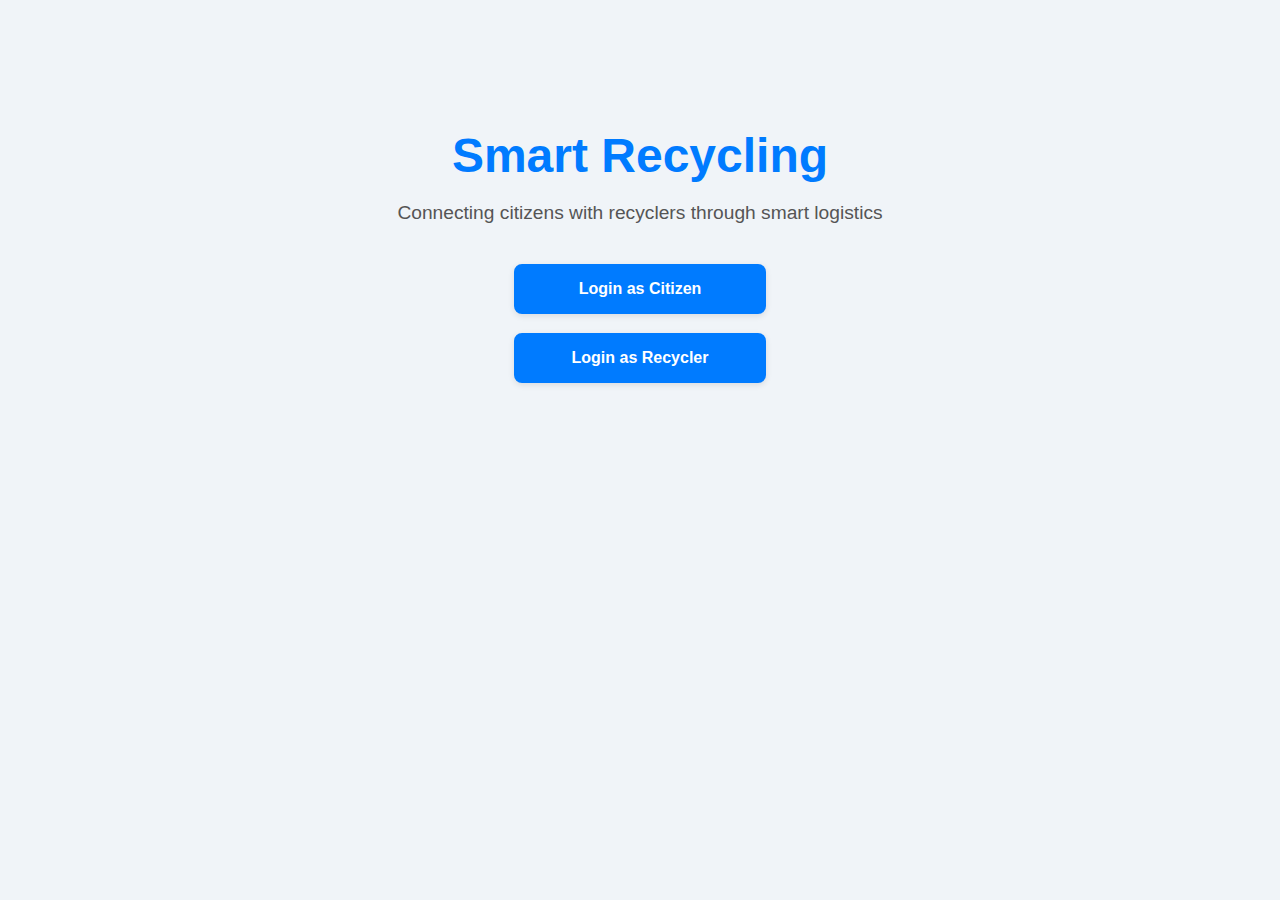
<file: index.html>
<!DOCTYPE html>
<html lang="en">
<head>
  <meta charset="UTF-8" />
  <meta name="viewport" content="width=device-width, initial-scale=1.0"/>
  <title>Smart Recycling</title>
  <link rel="stylesheet" href="style.css" />
</head>
<body>
  <div class="container">
    <h1>Smart Recycling</h1>
    <p class="tagline">Connecting citizens with recyclers through smart logistics</p>

    <div class="login-options">
      <a href="login-citizen.html" class="btn">Login as Citizen</a>
      <a href="login-recycler.html" class="btn">Login as Recycler</a>
    </div>
  </div>
</body>
</html>
</file>
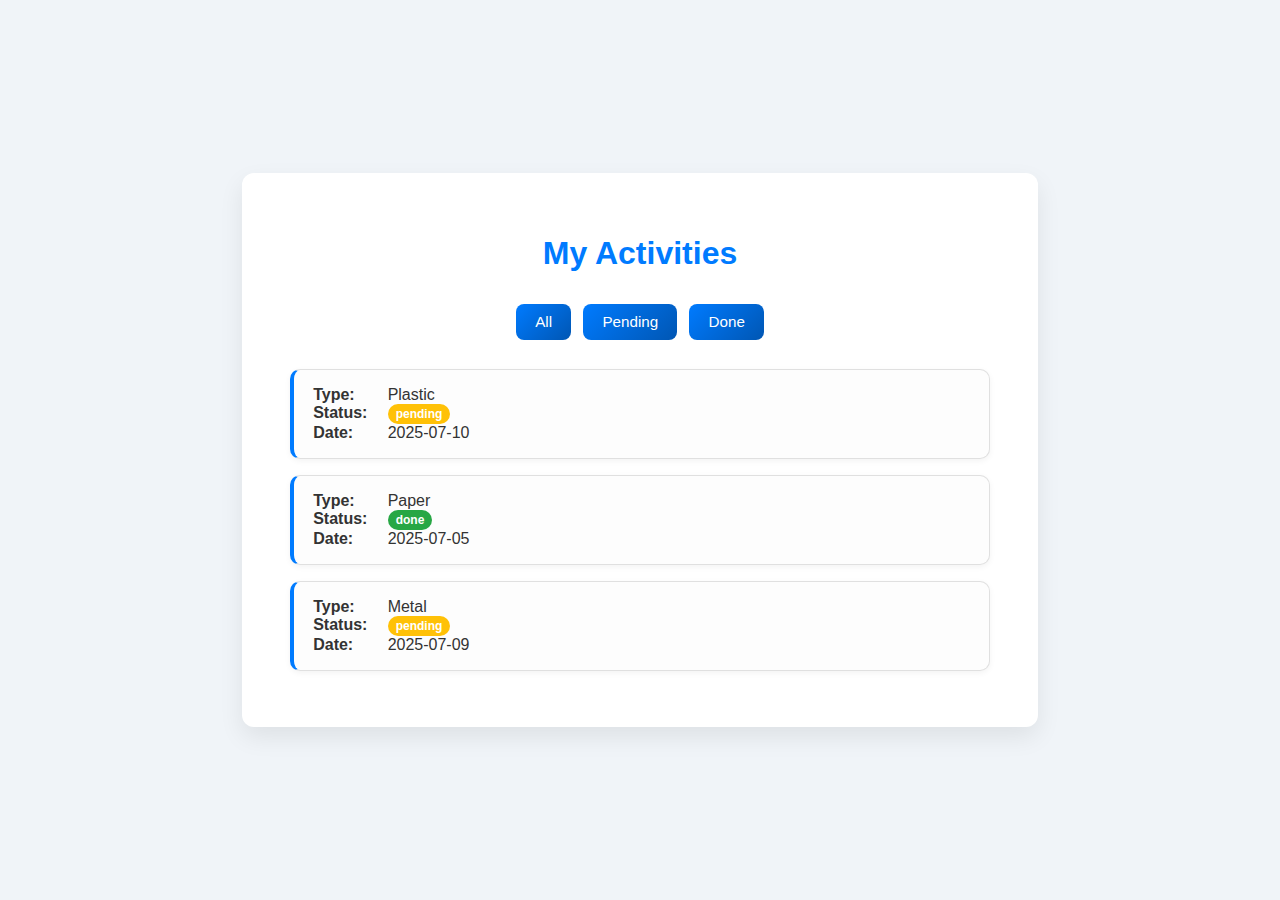
<file: citizen-activity.html>
<!DOCTYPE html>
<html lang="en">
<head>
  <meta charset="UTF-8">
  <title>My Activities</title>
  <link rel="stylesheet" href="citize-activities-style.css">
</head>
<body>
  <div class="activities-container">
    <h1>My Activities</h1>

    <!-- Filter Buttons -->
    <div id="filters">
      <button onclick="filterRequests('all')">All</button>
      <button onclick="filterRequests('pending')">Pending</button>
      <button onclick="filterRequests('done')">Done</button>
    </div>

    <!-- List of Requests -->
    <ul id="requestList">
      <!-- Items will be dynamically added by JavaScript -->
    </ul>
  </div>

  <script>
    // Mock data (replace with fetch call to backend later)
    const allRequests = [
      { type: "Plastic", status: "pending", date: "2025-07-10" },
      { type: "Paper", status: "done", date: "2025-07-05" },
      { type: "Metal", status: "pending", date: "2025-07-09" }
    ];

    function displayRequests(filter) {
      const list = document.getElementById("requestList");
      list.innerHTML = "";

      const filtered = filter === "all"
        ? allRequests
        : allRequests.filter(req => req.status === filter);

      if (filtered.length === 0) {
        list.innerHTML = `<li class="request-item">No ${filter} requests found.</li>`;
        return;
      }

      filtered.forEach(req => {
        const item = document.createElement("li");
        item.className = "request-item";
        item.innerHTML = `
          <strong>Type:</strong> ${req.type}<br>
          <strong>Status:</strong> <span class="badge ${req.status.toLowerCase()}">${req.status}</span><br>
          <strong>Date:</strong> ${req.date}
        `;
        list.appendChild(item);
      });
    }

    function filterRequests(status) {
      displayRequests(status);
    }

    // Default view
    displayRequests("all");
  </script>
</body>
</html>
</file>
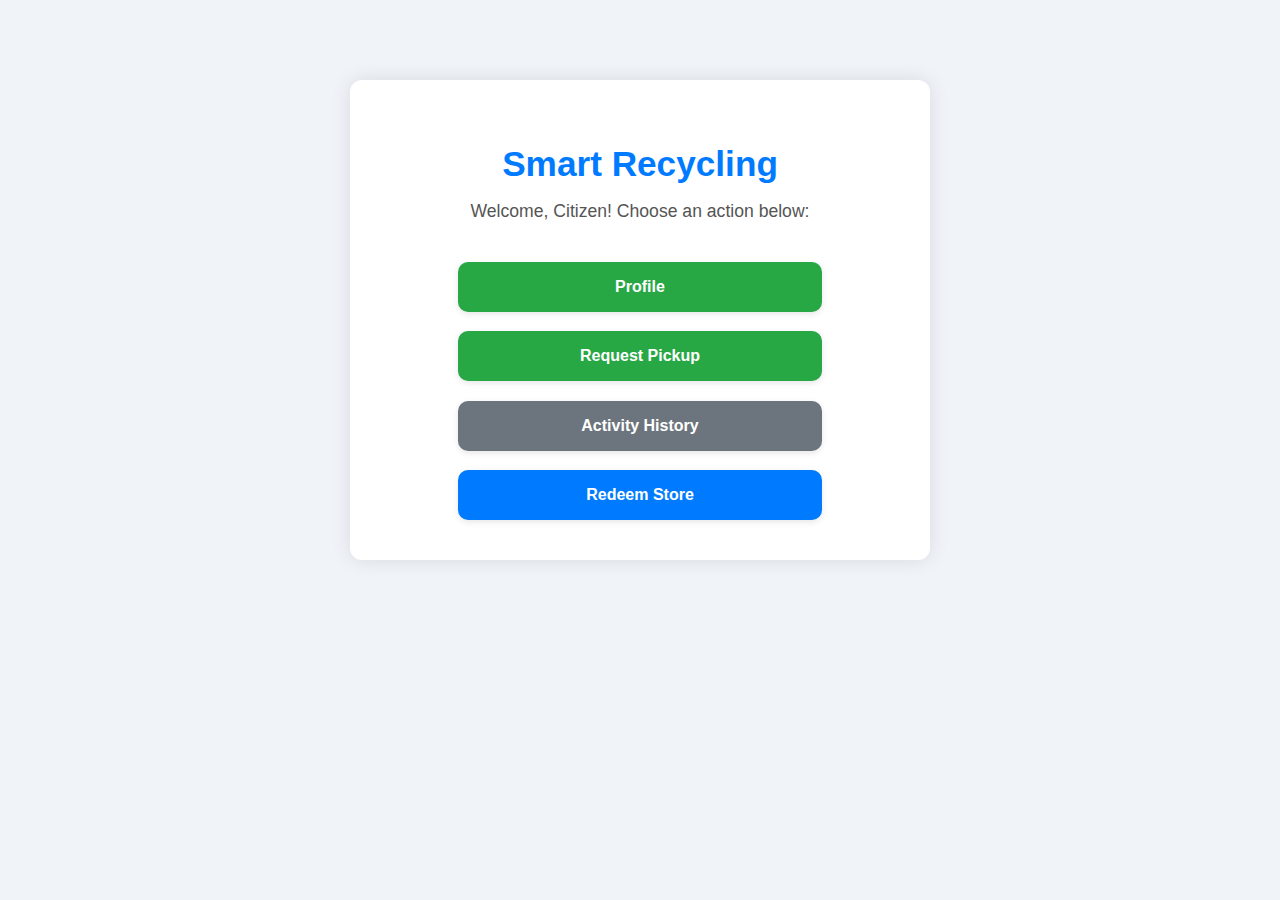
<file: dashboard-citizen.html>
<!DOCTYPE html>
<html lang="en">
<head>
  <meta charset="UTF-8" />
  <title>Citizen Dashboard - Smart Recycling</title>
  <link rel="stylesheet" href="style-dashboard-citizen.css" />
</head>
<body>
  <div class="container">
    <h1>Smart Recycling</h1>
    <p class="tagline">Welcome, Citizen! Choose an action below:</p>

    <div class="button-column">
      <a href="citizen-profile.html" class="btn green-btn">Profile</a>
      <a href="request-pickup.html" class="btn green-btn">Request Pickup</a>
      <a href="citizen-activity.html" class="btn gray-btn">Activity History</a>
      <a href="redeem-store.html" class="btn blue-btn">Redeem Store</a>
    </div>
  </div>
</body>
</html>
</file>
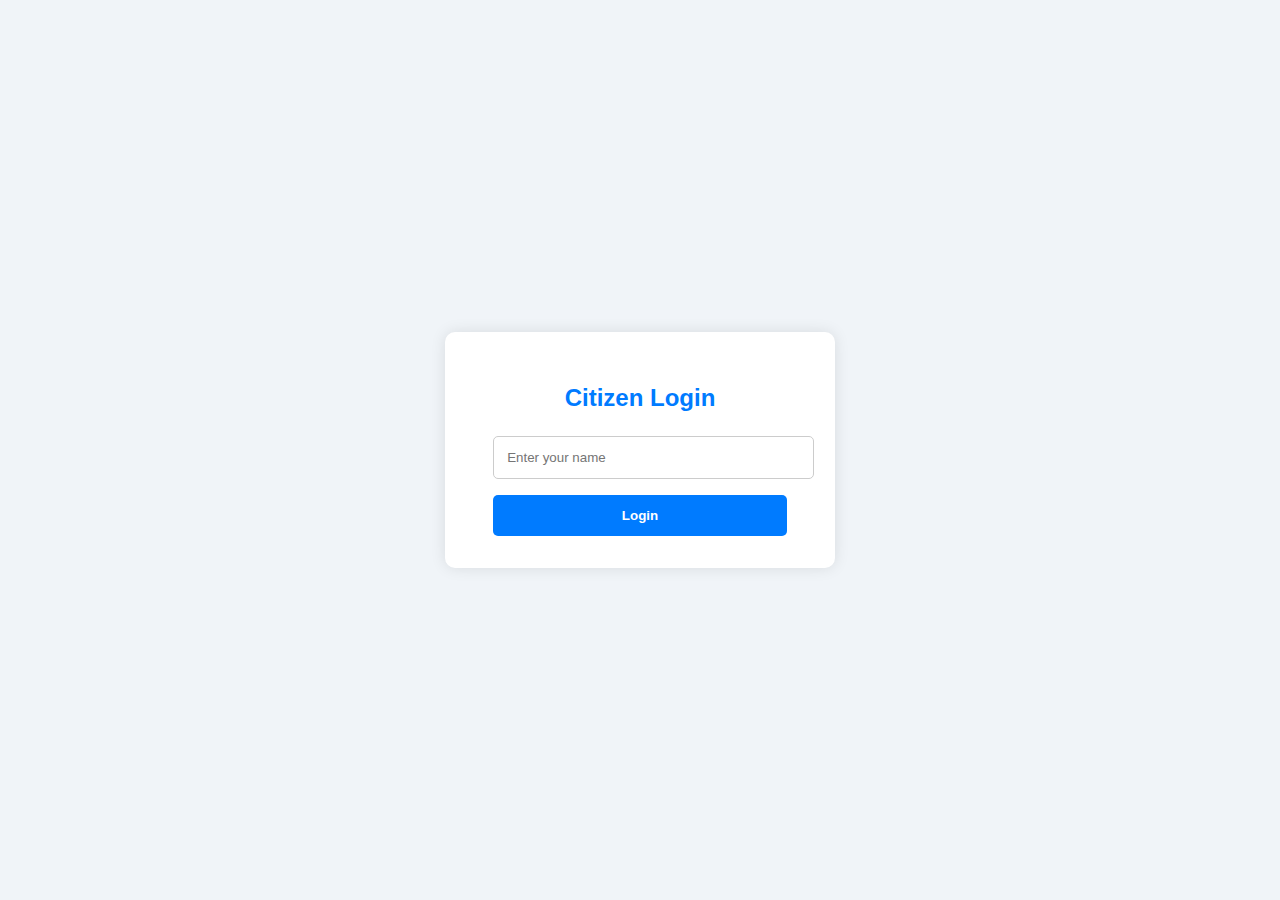
<file: login-citizen.html>
<!DOCTYPE html>
<html lang="en">
<head>
  <meta charset="UTF-8">
  <title>Citizen Login</title>
  <link rel="stylesheet" href="style1.css">
</head>
<body>
  <div class="login-container">
    <h2>Citizen Login</h2>
    <form action="dashboard-citizen.html" class="login-form">
      <input type="text" placeholder="Enter your name" required />
      <button type="submit">Login</button>
    </form>
  </div>
</body>
</html>
</file>
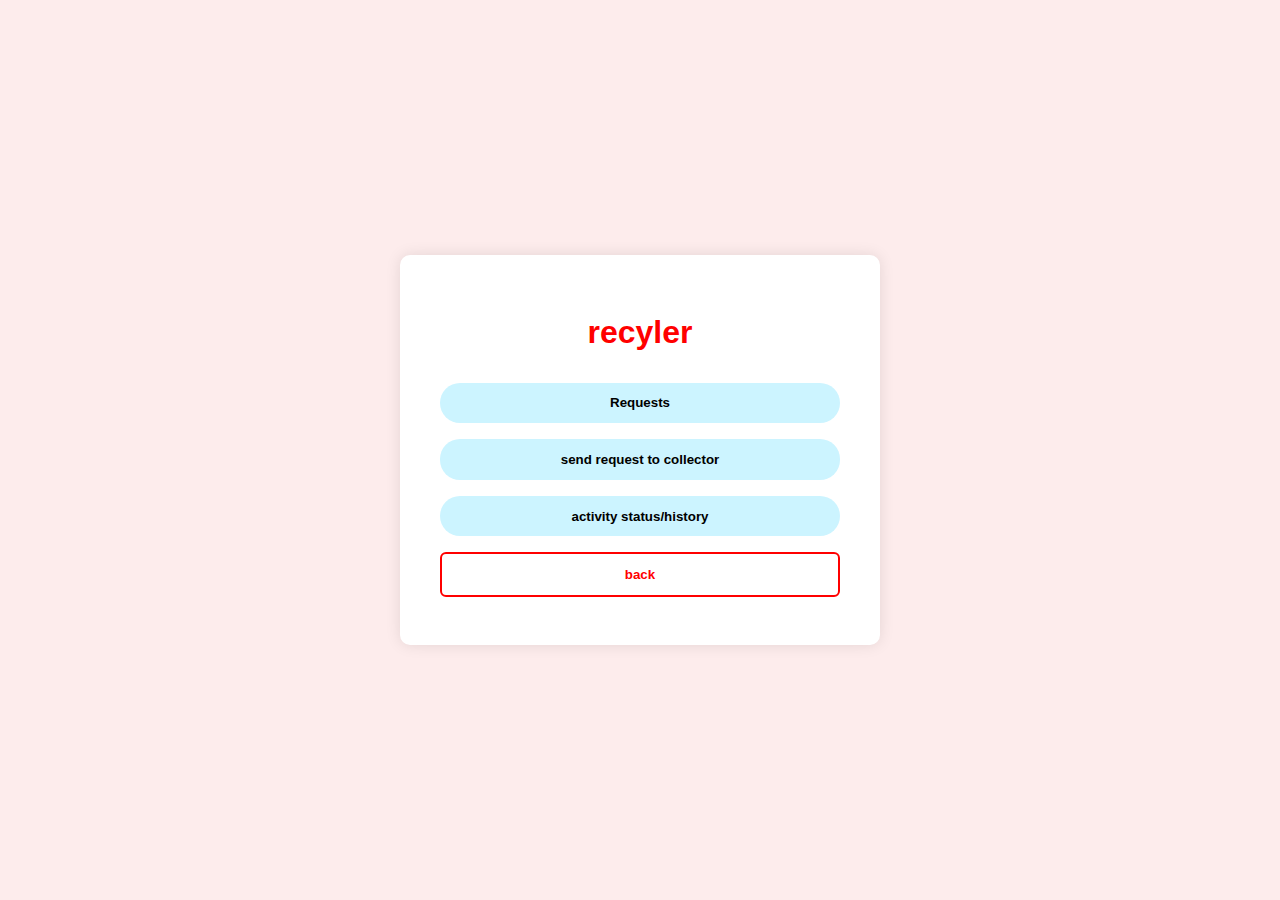
<file: login-recyler.html>
<!DOCTYPE html>
<html lang="en">
<head>
  <meta charset="UTF-8">
  <title>Recycler Home</title>
  <link rel="stylesheet" href="style2.css">
</head>
<body>
  <div class="login-container">
    <h2>Recyler</h2>
    <div class="login-form">
      <button onclick="location.href='recycler-requests.html'">Requests</button>
      <button onclick="location.href='recycler-send.html'">send request to collector</button>
      <button onclick="location.href='recycler-history.html'">activity status/history</button>
      <button class="back-button">back</button>
    </div>
  </div>
</body>
</html>
</file>
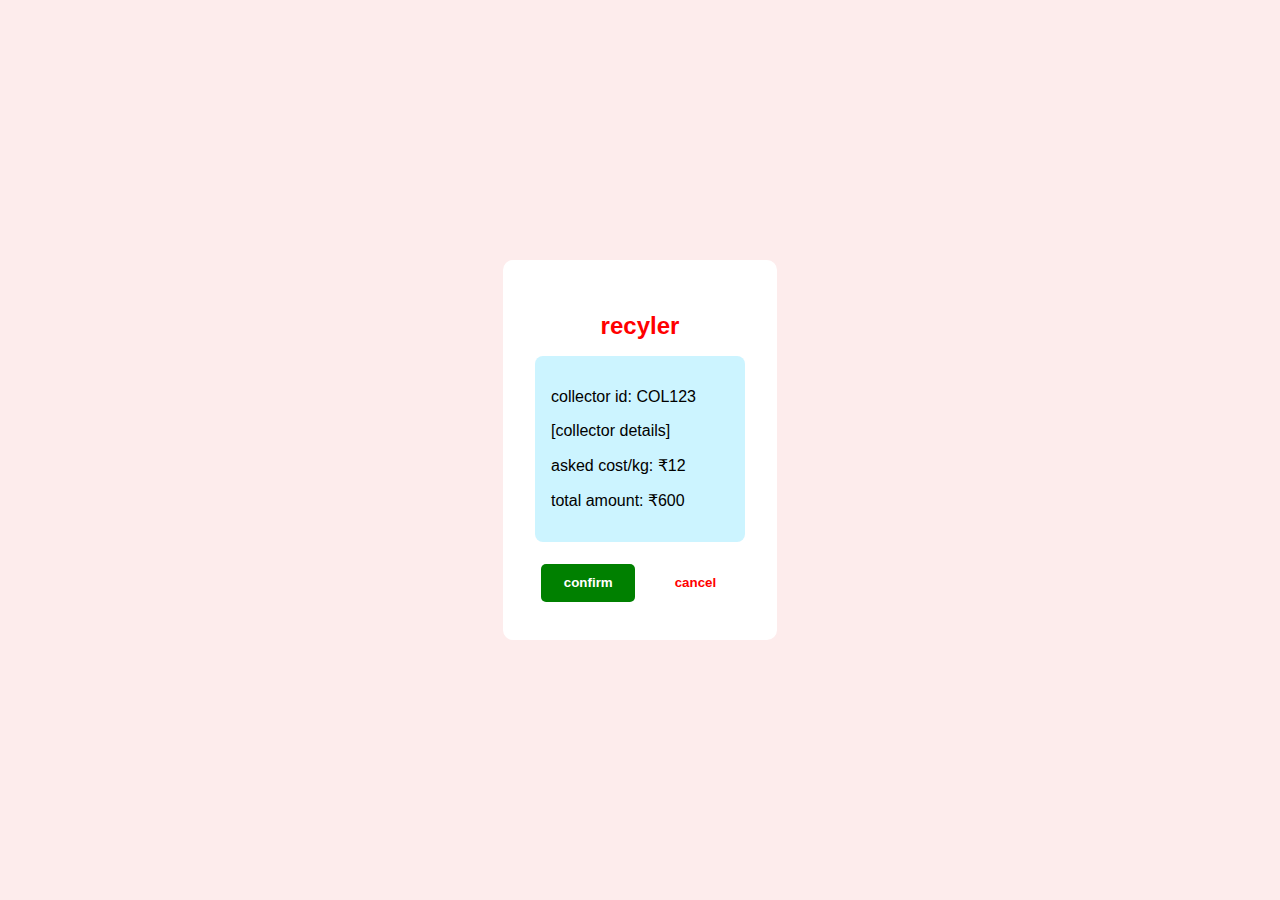
<file: recycler-confirm.html>
<!DOCTYPE html>
<html lang="en">
<head>
  <meta charset="UTF-8">
  <title>Confirm Offer</title>
  <link rel="stylesheet" href="recycler-confirm.css">
</head>
<body>
  <div class="login-container">
    <h2 style="color: red;">recyler</h2>
    <div class="collector-box" style="background: #ccf4ff;">
      <p>collector id: COL123</p>
      <p>[collector details]</p>
      <p>asked cost/kg: ₹12</p>
      <p>total amount: ₹600</p>
    </div>
    <button style="background: green;" onclick="location.href='recycler-Congrats.html'">confirm</button>
    <button style="color: red; background: none;" onclick="location.href='recycler-requests.html'">cancel</button>
  </div>
</body>
</html>
</file>
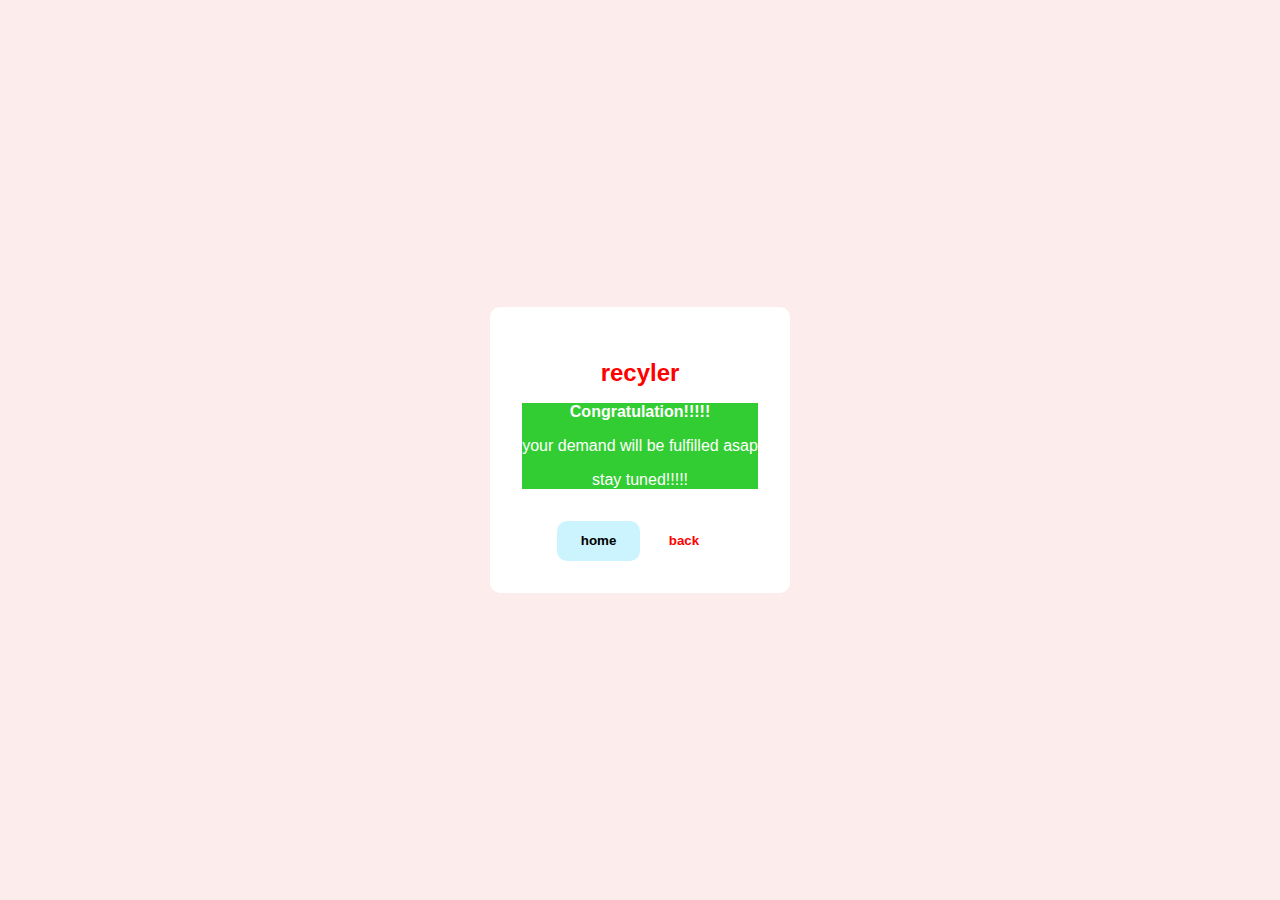
<file: recycler-congrats.html>
<!DOCTYPE html>
<html lang="en">
<head>
  <meta charset="UTF-8">
  <title>Congrats</title>
  <link rel="stylesheet" href="recycler-congrats.css">
</head>
<body>
  <div class="login-container">
    <h2 style="color: red;">recyler</h2>
    <div class="collector-box" style="background: limegreen; color: white;">
      <p><strong>Congratulation!!!!!</strong></p>
      <p>your demand will be fulfilled asap</p>
      <p>stay tuned!!!!!</p>
    </div>
    <button onclick="location.href='login-recyler.html'">home</button>
    <button style="color: red; background: none;"onclick="location.href='recycler-Confirm.html'">back</button>
  </div>
</body>
</html>
</file>
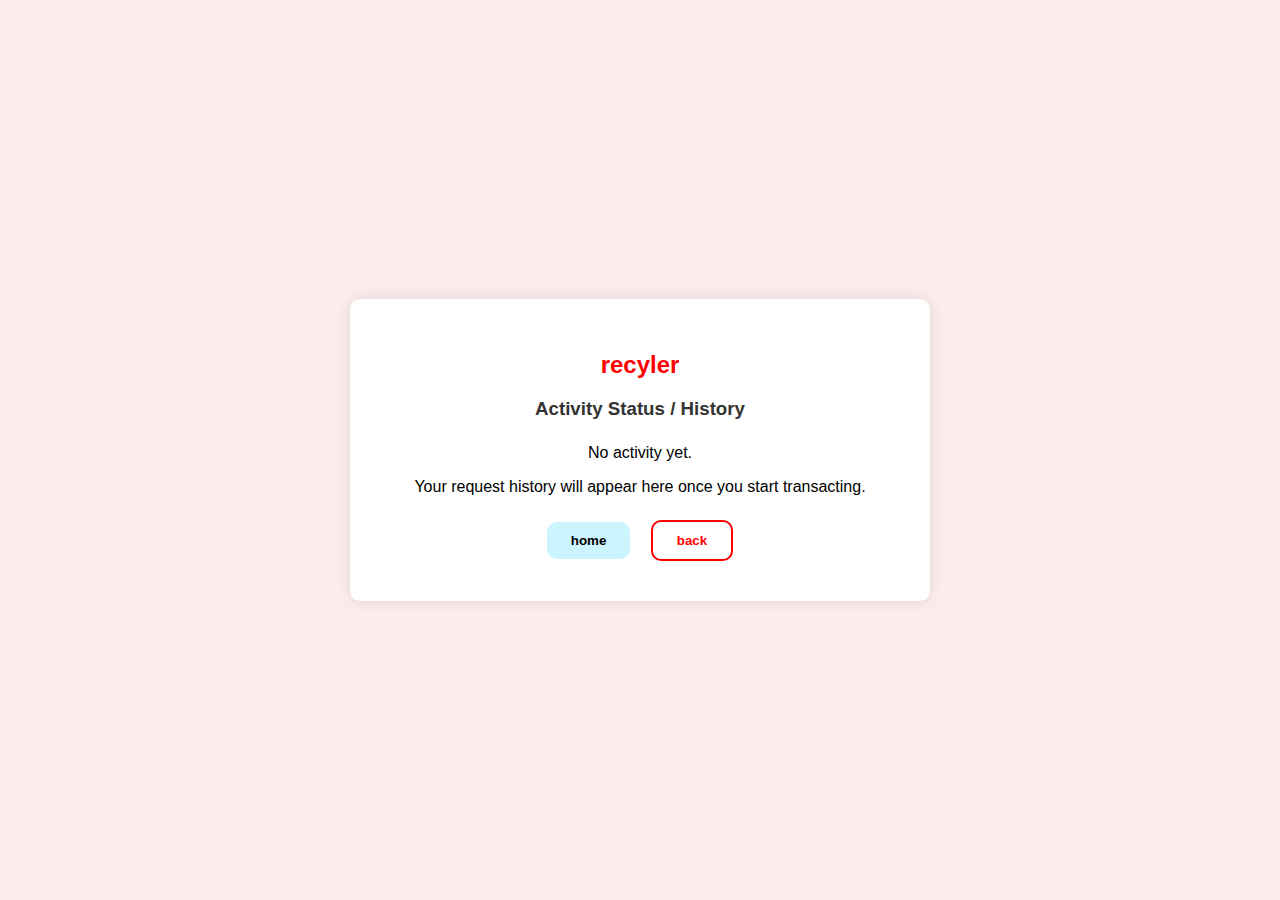
<file: recycler-history.html>
<!DOCTYPE html>
<html lang="en">
<head>
  <meta charset="UTF-8">
  <title>Activity Status / History</title>
  <link rel="stylesheet" href="recycler-history.css">
</head>
<body>
  <div class="login-container">
    <h2>recyler</h2>
    <h3>Activity Status / History</h3>

    <!-- If history is empty -->
    <div class="empty-box">
      <p>No activity yet.</p>
      <p>Your request history will appear here once you start transacting.</p>
    </div>

    <button onclick="window.location.href='login-recyler.html'">home</button>
    <button class="back-button" onclick="window.history.back()">back</button>
  </div>
</body>
</html>
</file>
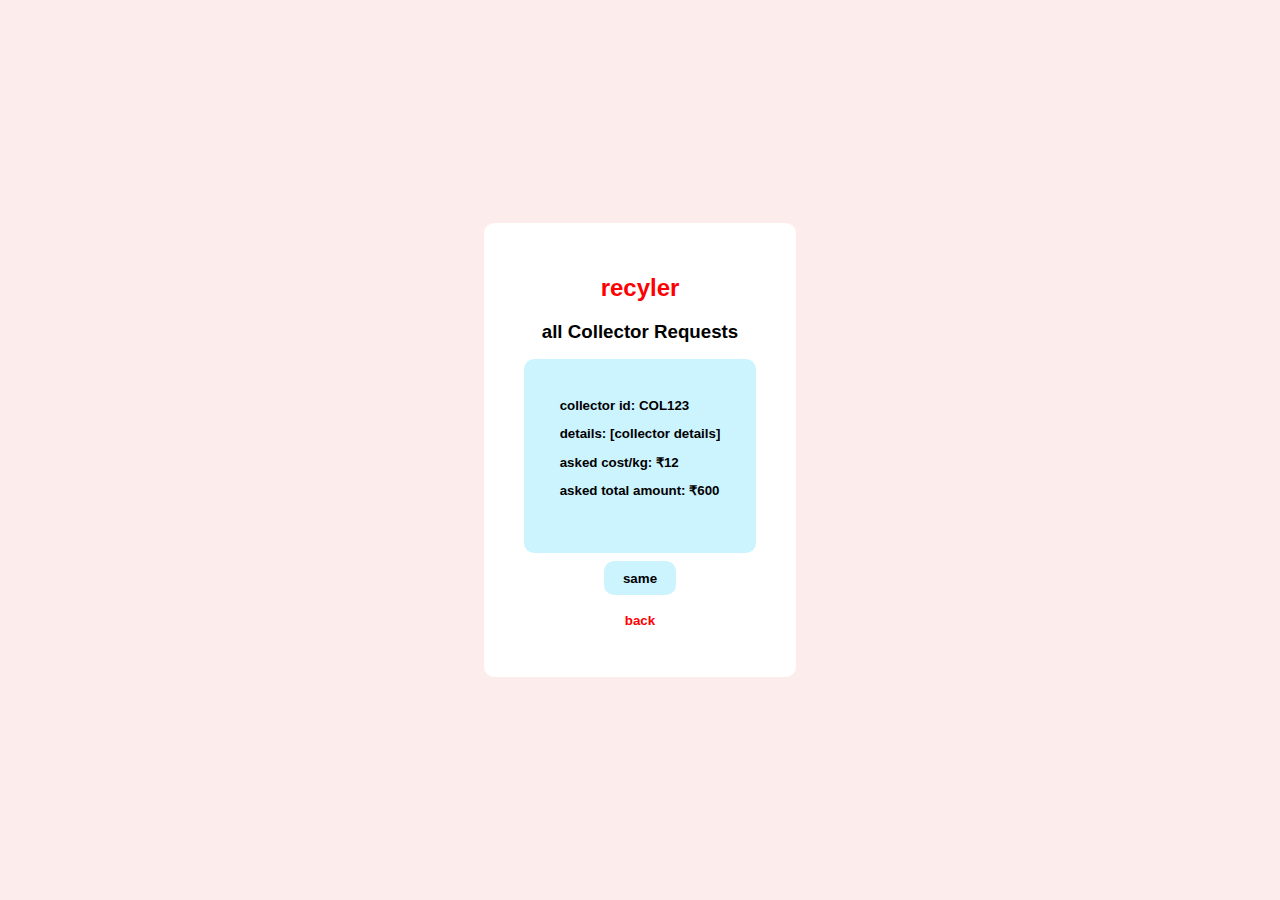
<file: recycler-requests.html>
<!DOCTYPE html>
<html lang="en">
<head>
  <meta charset="UTF-8">
  <title>Collector Requests</title>
  <link rel="stylesheet" href="recycler-requests.css">
</head>
<body>
  <div class="login-container">
    <h2 style="color: red;">recyler</h2>
    <h3>all Collector Requests</h3>
    <button onclick="window.location.href='recycler-confirm.html'">
       <div class="collector-box" style="background: #ccf4ff;">
      <p>collector id: <strong>COL123</strong></p>
      <p>details: [collector details]</p>
      <p>asked cost/kg: ₹12</p>
      <p>asked total amount: ₹600</p>
    </div>
    </button>
    <button>same</button>
    <button style="color: red; background: none;" onclick="window.location.href='login-recyler.html'">back</button>
  </div>
</body>
</html>
</file>
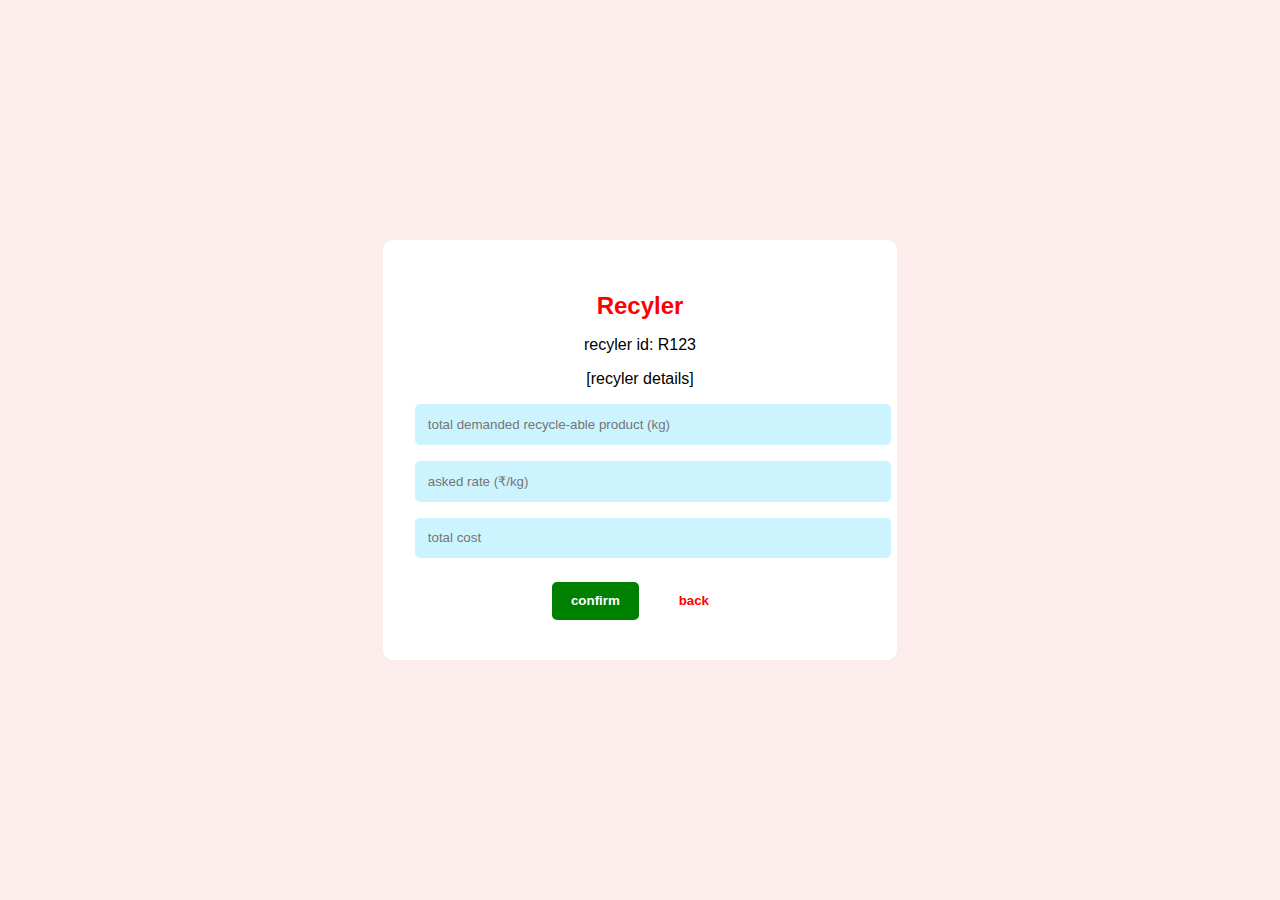
<file: recycler-send.html>
<!DOCTYPE html>
<html lang="en">
<head>
  <meta charset="UTF-8">
  <title>Send Request</title>
  <link rel="stylesheet" href="recycler-send.css">
</head>
<body>
  <div class="login-container">
    <h2 style="color: red;">Recyler</h2>
    <div class="login-form">
      <p>recyler id: R123</p>
      <p>[recyler details]</p>
      <input type="number" placeholder="total demanded recycle-able product (kg)">
      <input type="number" placeholder="asked rate (₹/kg)">
      <input type="number" placeholder="total cost">
      <button style="background: green;" onclick="location.href='recycler-success.html'">confirm</button>
      <button style="color: red; background: none;" onclick="location.href='login-recyler.html'">back</button>
    </div>
  </div>
</body>
</html>
</file>
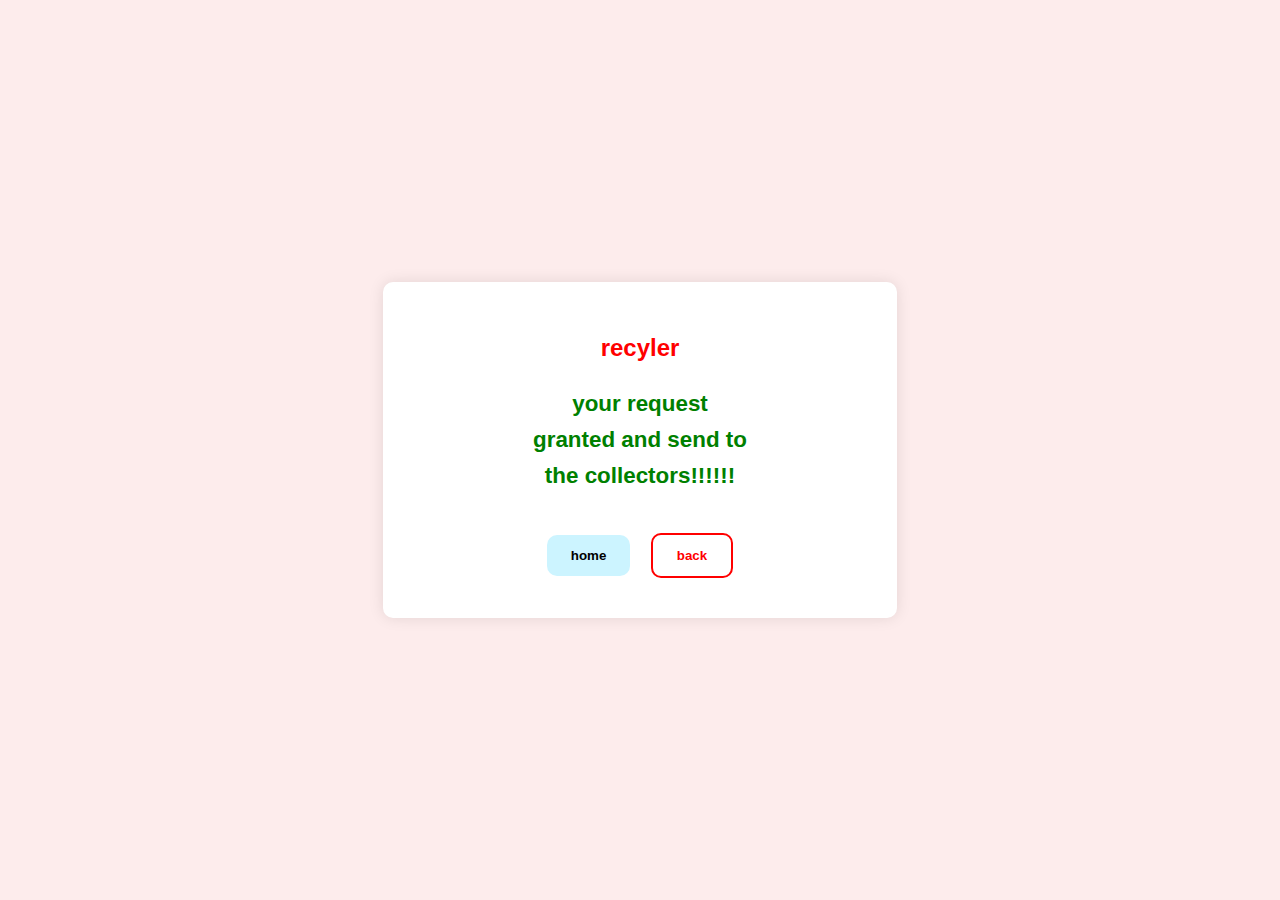
<file: recycler-success.html>
<!DOCTYPE html>
<html lang="en">
<head>
  <meta charset="UTF-8" />
  <title>Request Granted</title>
  <link rel="stylesheet" href="recycler-success.css" />
</head>
<body>
  <div class="login-container">
    <h2>recyler</h2>
    <p class="status-message">
      your request <br>
      granted and send to <br>
      the collectors!!!!!!
    </p>
    <button onclick="window.location.href='login-recyler.html'">home</button>
    <button class="back-button" onclick="window.history.back()">back</button>
  </div>
</body>
</html>
</file>
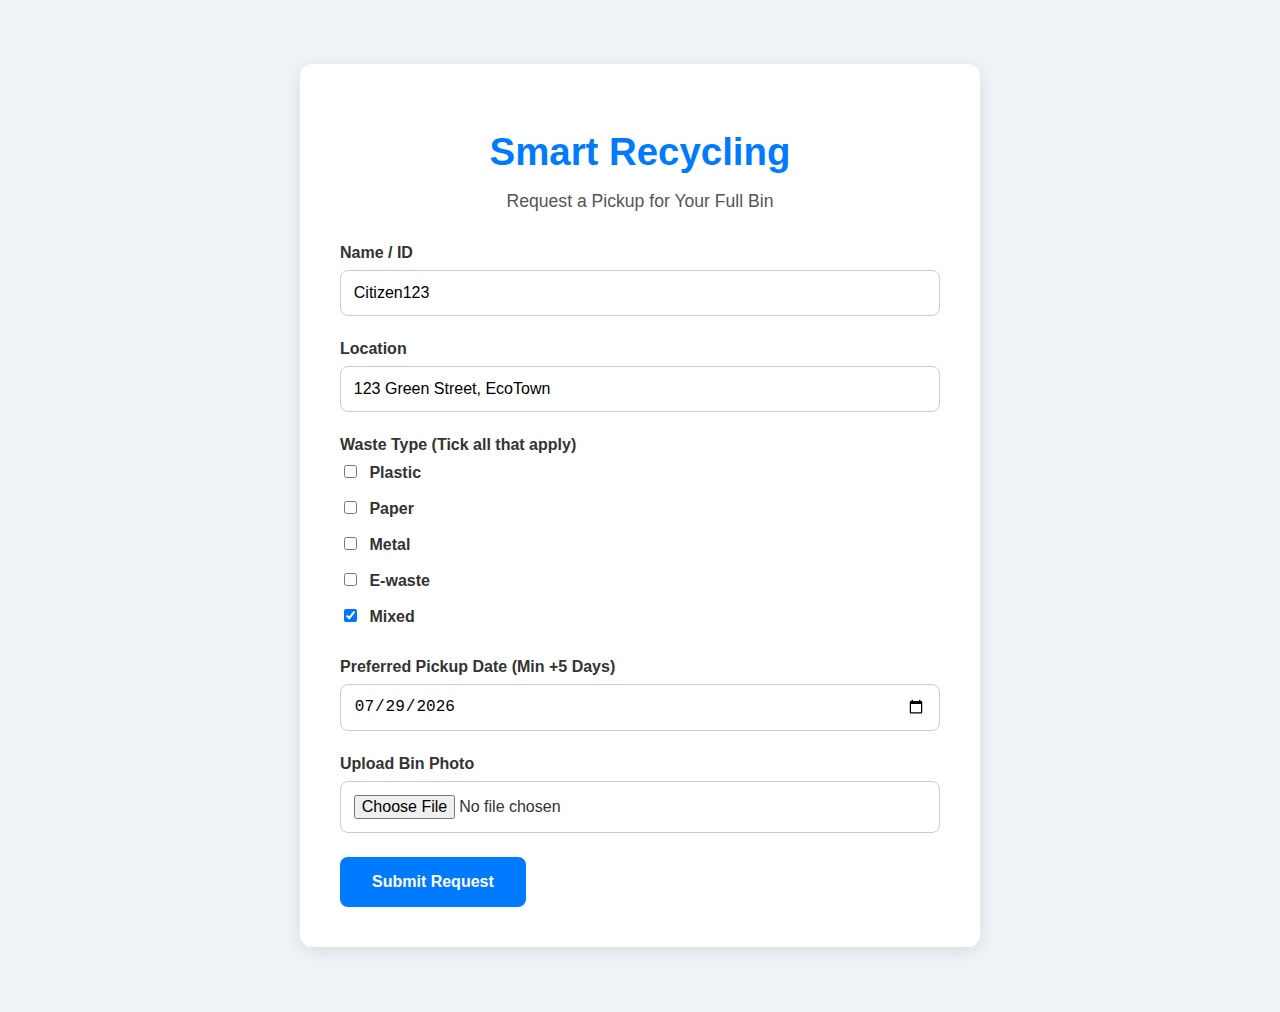
<file: request-pickup.html>
<!DOCTYPE html>
<html lang="en">
<head>
  <meta charset="UTF-8" />
  <meta name="viewport" content="width=device-width, initial-scale=1.0"/>
  <title>Request Pickup - Smart Recycling</title>
  <link rel="stylesheet" href="request-pickup-style.css" />
</head>
<body>
  <div class="container">
    <h1>Smart Recycling</h1>
    <p class="tagline">Request a Pickup for Your Full Bin</p>

    <form id="pickupForm" class="form-box" enctype="multipart/form-data">
      <!-- Name / ID -->
      <div class="form-group">
        <label for="name">Name / ID</label>
        <input type="text" id="name" name="name" value="Citizen123" readonly />
      </div>

      <!-- Location -->
      <div class="form-group">
        <label for="location">Location</label>
        <input type="text" id="location" name="location" value="123 Green Street, EcoTown" />
      </div>

      <!-- Waste Type -->
      <div class="form-group">
        <label>Waste Type (Tick all that apply)</label>
        <div class="checkbox-group" id="wasteOptions">
          <label><input type="checkbox" class="type-check" value="Plastic" /> Plastic</label>
          <label><input type="checkbox" class="type-check" value="Paper" /> Paper</label>
          <label><input type="checkbox" class="type-check" value="Metal" /> Metal</label>
          <label><input type="checkbox" class="type-check" value="E-waste" /> E-waste</label>
          <label><input type="checkbox" id="mixedCheck" value="Mixed" checked /> Mixed</label>
        </div>
      </div>

      <!-- Pickup Date -->
      <div class="form-group">
        <label for="pickupDate">Preferred Pickup Date (Min +5 Days)</label>
        <input type="date" id="pickupDate" name="pickupDate" required />
      </div>

      <!-- Bin Photo -->
      <div class="form-group">
        <label for="binPhoto">Upload Bin Photo</label>
        <input type="file" id="binPhoto" name="binPhoto" accept="image/*" />
      </div>

      <!-- Submit -->
      <button type="submit" class="btn blue-btn">Submit Request</button>
    </form>

    <div id="successMessage" style="display:none; margin-top: 1.5rem;">
      ✅ Pickup request submitted successfully! Redirecting...
    </div>
  </div>

  <script>
    // Set minimum date to 5 days from now
    const dateInput = document.getElementById("pickupDate");
    const today = new Date();
    const minDate = new Date(today.setDate(today.getDate() + 5));
    dateInput.min = minDate.toISOString().split("T")[0];
    dateInput.value = dateInput.min;

    // Mixed checkbox logic
    const typeCheckboxes = document.querySelectorAll('.type-check');
    const mixedCheck = document.getElementById('mixedCheck');

    typeCheckboxes.forEach(checkbox => {
      checkbox.addEventListener('change', () => {
        const allChecked = Array.from(typeCheckboxes).every(cb => cb.checked);

        if (allChecked) {
          typeCheckboxes.forEach(cb => cb.checked = false);
          mixedCheck.checked = true;
        } else {
          mixedCheck.checked = false;
        }

        const anyChecked = Array.from(typeCheckboxes).some(cb => cb.checked);
        if (!anyChecked) mixedCheck.checked = true;
      });
    });

    // Handle form submit
    document.getElementById("pickupForm").addEventListener("submit", function (e) {
      e.preventDefault();

      // Show success message
      document.getElementById("successMessage").style.display = "block";

      // Redirect after 2 seconds
      setTimeout(() => {
        window.location.href = "dashboard-citizen.html";
      }, 2000);
    });
  </script>
</body>
</html>
</file>
<file: style.css>
body {
  margin: 0;
  font-family: 'Segoe UI', sans-serif;
  background-color: #f0f4f8;
  color: #333;
}

.container {
  text-align: center;
  margin-top: 10%;
}

/* Title */
h1 {
  font-size: 3rem;
  color: #007BFF;
  margin-bottom: 0.5rem;
}

.tagline {
  font-size: 1.2rem;
  color: #555;
  margin-bottom: 2.5rem;
}

/* Convert to column */
.login-options {
  display: flex;
  flex-direction: column;
  align-items: center;
  gap: 1.2rem;
}

/* Button styles */
.btn {
  width: 220px;
  padding: 1rem;
  text-decoration: none;
  background-color: #007BFF;
  color: white;
  font-weight: bold;
  border-radius: 8px;
  transition: background 0.3s ease;
  box-shadow: 0 2px 6px rgba(0, 0, 0, 0.1);
}

.btn:hover {
  background-color: #0056b3;
}
</file>
<file: citize-activities-style.css>
/* === Color Palette and Base Styles === */
:root {
  --primary-color: #007BFF;
  --primary-dark: #0056b3;
  --primary-gradient: linear-gradient(135deg, #007BFF, #0056b3);
  --bg-color: #f0f4f8;
  --card-bg: #ffffff;
  --text-color: #333;
  --border-color: #e0e0e0;
  --badge-pending: #ffc107;
  --badge-done: #28a745;
}

body {
  margin: 0;
  padding: 0;
  font-family: 'Segoe UI', sans-serif;
  background-color: var(--bg-color);
  color: var(--text-color);
  display: flex;
  justify-content: center;
  align-items: center;
  min-height: 100vh;
}

/* === Container === */
.activities-container {
  background-color: var(--card-bg);
  padding: 2.5rem 3rem;
  border-radius: 12px;
  box-shadow: 0 10px 25px rgba(0, 0, 0, 0.08);
  max-width: 700px;
  width: 100%;
  animation: fadeIn 0.6s ease;
}

@keyframes fadeIn {
  from { opacity: 0; transform: translateY(20px); }
  to   { opacity: 1; transform: translateY(0); }
}

/* === Title === */
.activities-container h1 {
  color: var(--primary-color);
  margin-bottom: 2rem;
  text-align: center;
  font-size: 2rem;
}

/* === Filter Buttons === */
#filters {
  display: flex;
  justify-content: center;
  gap: 12px;
  flex-wrap: wrap;
  margin-bottom: 1.8rem;
}

#filters button {
  background: var(--primary-gradient);
  color: #fff;
  border: none;
  padding: 0.6rem 1.2rem;
  border-radius: 8px;
  font-size: 0.95rem;
  cursor: pointer;
  transition: transform 0.2s, box-shadow 0.3s;
}

#filters button:hover {
  transform: translateY(-2px);
  box-shadow: 0 5px 12px rgba(0, 123, 255, 0.2);
}

/* === Request List === */
#requestList {
  list-style: none;
  padding: 0;
}

.request-item {
  background-color: #fdfdfd;
  border: 1px solid var(--border-color);
  border-left: 4px solid var(--primary-color);
  border-radius: 10px;
  padding: 1rem 1.2rem;
  margin-bottom: 1rem;
  box-shadow: 0 2px 6px rgba(0,0,0,0.05);
  transition: transform 0.2s ease;
}

.request-item:hover {
  transform: scale(1.02);
}

.request-item strong {
  display: inline-block;
  min-width: 70px;
}

.badge {
  padding: 3px 8px;
  border-radius: 12px;
  font-size: 0.75rem;
  font-weight: bold;
  color: white;
  display: inline-block;
}

.badge.pending {
  background-color: var(--badge-pending);
}

.badge.done {
  background-color: var(--badge-done);
}

/* === Responsive === */
@media (max-width: 600px) {
  .activities-container {
    padding: 2rem;
  }

  #filters {
    flex-direction: column;
    align-items: center;
    gap: 10px;
  }

  .request-item {
    font-size: 0.95rem;
  }
}
</file>
<file: style-dashboard-citizen.css>
body {
  margin: 0;
  font-family: 'Segoe UI', sans-serif;
  background-color: #f0f4f8;
  color: #333;
}

/* Common Container Styling */
.container {
  max-width: 500px;
  margin: 5rem auto;
  background-color: white;
  padding: 2.5rem;
  border-radius: 12px;
  box-shadow: 0 0 20px rgba(0,0,0,0.1);
  text-align: center;
}

/* Headings */
.container h1 {
  font-size: 2.2rem;
  color: #007BFF;
  margin-bottom: 0.5rem;
}

.tagline {
  font-size: 1.1rem;
  color: #555;
  margin-bottom: 2.5rem;
}

/* Column of Buttons */
.button-column {
  display: flex;
  flex-direction: column;
  align-items: center;
  gap: 1.2rem;
}

/* Button Styles */
.btn {
  display: block;
  width: 100%;
  max-width: 300px;
  padding: 1rem 2rem;
  text-decoration: none;
  font-weight: bold;
  font-size: 1rem;
  border-radius: 10px;
  cursor: pointer;
  border: none;
  text-align: center;
  transition: background-color 0.3s ease;
  box-shadow: 0 2px 6px rgba(0,0,0,0.1);
}
.green-btn {
  background-color: #d2db1c;
  color: white;
}
.green-btn:hover {
  background-color: #dff729;
}
.green-btn {
  background-color: #28a745;
  color: white;
}
.green-btn:hover {
  background-color: #218838;
}

.gray-btn {
  background-color: #6c757d;
  color: white;
}
.gray-btn:hover {
  background-color: #5a6268;
}

.blue-btn {
  background-color: #007BFF;
  color: white;
}
.blue-btn:hover {
  background-color: #0056b3;
}
</file>
<file: style1.css>
/* General Styling */
body {
  margin: 0;
  font-family: 'Segoe UI', sans-serif;
  background-color: #f0f4f8;
  color: #333;
  display: flex;
  justify-content: center;
  align-items: center;
  height: 100vh;
}

/* Login Box Styling */
.login-container {
  background-color: white;
  padding: 2rem 3rem;
  border-radius: 10px;
  box-shadow: 0 0 15px rgba(0,0,0,0.1);
  text-align: center;
}

.login-container h2 {
  margin-bottom: 1.5rem;
  color: #007BFF;
}

.login-form input {
  padding: 0.8rem;
  width: 100%;
  margin-bottom: 1rem;
  border: 1px solid #ccc;
  border-radius: 5px;
}

.login-form button {
  padding: 0.8rem 1.5rem;
  background-color: #007BFF;
  color: white;
  font-weight: bold;
  border: none;
  border-radius: 5px;
  cursor: pointer;
  width: 100%;
  transition: background 0.3s ease;
}

.login-form button:hover {
  background-color: #0056b3;
}
</file>
<file: style2.css>
/* General Layout */
body {
  margin: 0;
  font-family: 'Segoe UI', sans-serif;
  background-color: #fdecec;
  display: flex;
  justify-content: center;
  align-items: center;
  height: 100vh;
}

.login-container {
  background-color: white;
  padding: 2rem 2.5rem;
  border-radius: 10px;
  box-shadow: 0 0 15px rgba(0,0,0,0.1);
  text-align: center;
  max-width: 400px;
  width: 100%;
}

/* Heading */
h2 {
  color: red;
  text-transform: lowercase;
  margin-bottom: 2rem;
  font-size: 2rem;
}

/* Buttons */
.login-form button {
  width: 100%;
  margin-bottom: 1rem;
  padding: 0.8rem;
  border: none;
  border-radius: 20px;
  background-color: #ccf4ff;
  font-weight: bold;
  cursor: pointer;
  transition: background 0.3s;
}

.login-form button:hover {
  background-color: #aee8f8;
}

/* Special Back Button */
.login-form .back-button {
  background-color: transparent;
  color: red;
  border: 2px solid red;
  font-weight: bold;
  border-radius: 6px;
}
</file>
<file: recycler-confirm.css>
body {
  margin: 0;
  font-family: 'Segoe UI', sans-serif;
  background-color: #fdecec;
  display: flex;
  justify-content: center;
  align-items: center;
  height: 100vh;
}

.login-container {
  background-color: white;
  padding: 2rem;
  border-radius: 10px;
  max-width: 450px;
  text-align: center;
}

h2 {
  color: red;
  margin-bottom: 1rem;
}

.collector-box {
  background-color: #ccf4ff;
  padding: 1rem;
  text-align: left;
  border-radius: 8px;
  margin-bottom: 1rem;
}

button {
  padding: 0.7rem 1.4rem;
  border: none;
  border-radius: 5px;
  font-weight: bold;
  margin: 0.4rem;
  cursor: pointer;
}

button:nth-child(3) {
  background-color: red;
  color: white;
}

button:nth-child(4) {
  background-color: green;
  color: white;
}

button:last-child {
  background: none;
  color: red;
}
</file>
<file: recycler-congrats.css>
body {
  margin: 0;
  font-family: 'Segoe UI', sans-serif;
  background-color: #fdecec;
  display: flex;
  justify-content: center;
  align-items: center;
  height: 100vh;
}

.login-container {
  background-color: white;
  padding: 2rem;
  border-radius: 10px;
  text-align: center;
  max-width: 400px;
}

h2 {
  color: red;
  margin-bottom: 1rem;
}

.confirm-box {
  background-color: limegreen;
  color: white;
  font-weight: bold;
  padding: 1rem;
  border-radius: 8px;
  margin-bottom: 1.5rem;
}

button {
  background-color: #ccf4ff;
  border: none;
  padding: 0.8rem 1.5rem;
  border-radius: 10px;
  font-weight: bold;
  cursor: pointer;
}

button:last-child {
  background: none;
  color: red;
  margin-top: 1rem;
}
</file>
<file: recycler-history.css>
body {
  margin: 0;
  font-family: 'Segoe UI', sans-serif;
  background-color: #fdecec;
  display: flex;
  justify-content: center;
  align-items: center;
  height: 100vh;
}

.login-container {
  background-color: white;
  padding: 2rem 2.5rem;
  border-radius: 10px;
  max-width: 500px;
  width: 100%;
  box-shadow: 0 0 15px rgba(0,0,0,0.1);
  text-align: center;
}

h2 {
  color: red;
  text-transform: lowercase;
  margin-bottom: 1rem;
}

h3 {
  margin-bottom: 1.5rem;
  color: #333;
}

.history-box {
  background-color: #ccf4ff;
  border-radius: 8px;
  padding: 1rem;
  text-align: left;
  margin-bottom: 1rem;
}

button {
  padding: 0.7rem 1.5rem;
  border: none;
  border-radius: 10px;
  font-weight: bold;
  background-color: #ccf4ff;
  cursor: pointer;
  margin: 0.5rem;
  transition: background 0.3s;
}

button:hover {
  background-color: #aee8f8;
}

.back-button {
  background-color: transparent;
  color: red;
  border: 2px solid red;
}
</file>
<file: recycler-requests.css>
body {
  margin: 0;
  font-family: 'Segoe UI', sans-serif;
  background-color: #fdecec;
  display: flex;
  justify-content: center;
  align-items: center;
  height: 100vh;
}

.login-container {
  background-color: white;
  padding: 2rem 2.5rem;
  border-radius: 10px;
  max-width: 450px;
  text-align: center;
}

h2 {
  color: red;
  margin-bottom: 0.5rem;
  text-transform: lowercase;
}

h3 {
  margin-bottom: 1rem;
}

.collector-box {
  background-color: #ccf4ff;
  padding: 1rem;
  border-radius: 8px;
  text-align: left;
  margin-bottom: 1rem;
}

button {
  background-color: #ccf4ff;
  border: none;
  padding: 0.6rem 1.2rem;
  border-radius: 10px;
  font-weight: bold;
  cursor: pointer;
  display: block;
  margin: 0.5rem auto;
}

button:last-child {
  background: none;
  color: red;
}
</file>
<file: recycler-send.css>
body {
  margin: 0;
  font-family: 'Segoe UI', sans-serif;
  background-color: #fdecec;
  display: flex;
  justify-content: center;
  align-items: center;
  height: 100vh;
}

.login-container {
  background-color: white;
  padding: 2rem;
  border-radius: 10px;
  max-width: 450px;
  text-align: center;
}

h2 {
  color: red;
  margin-bottom: 1rem;
}

input {
  padding: 0.8rem;
  width: 100%;
  margin-bottom: 1rem;
  border: none;
  border-radius: 5px;
  background-color: #ccf4ff;
}

button {
  padding: 0.7rem 1.2rem;
  border: none;
  border-radius: 5px;
  font-weight: bold;
  cursor: pointer;
  margin: 0.5rem;
}

button:first-of-type {
  background-color: green;
  color: white;
}

button:last-of-type {
  background: none;
  color: red;
}
</file>
<file: recycler-success.css>
/* Background & Base Styles */
body {
  margin: 0;
  font-family: 'Segoe UI', sans-serif;
  background-color: #fdecec;
  display: flex;
  justify-content: center;
  align-items: center;
  height: 100vh;
}

/* Centered Container */
.login-container {
  background-color: white;
  padding: 2rem;
  border-radius: 10px;
  text-align: center;
  max-width: 450px;
  width: 100%;
  box-shadow: 0 0 15px rgba(0,0,0,0.1);
}

/* Title */
h2 {
  color: red;
  margin-bottom: 1.5rem;
  text-transform: lowercase;
}

/* Green Success Text */
.status-message {
  color: green;
  font-size: 1.4rem;
  font-weight: bold;
  margin-bottom: 2rem;
  line-height: 1.6;
}

/* Buttons */
button {
  padding: 0.8rem 1.5rem;
  font-weight: bold;
  border: none;
  border-radius: 10px;
  cursor: pointer;
  margin: 0.5rem;
  background-color: #ccf4ff;
  transition: background 0.3s ease;
}

button:hover {
  background-color: #aee8f8;
}

/* Special Back Button */
.back-button {
  background-color: transparent;
  color: red;
  border: 2px solid red;
}
</file>
<file: request-pickup-style.css>
/* Reset and Base Styles */
body {
  margin: 0;
  font-family: 'Segoe UI', sans-serif;
  background-color: #f0f4f8;
  color: #333;
}

/* Main Container */
.container {
  max-width: 600px;
  margin: 4rem auto;
  background-color: #fff;
  padding: 2.5rem;
  border-radius: 12px;
  box-shadow: 0 4px 20px rgba(0, 0, 0, 0.1);
  text-align: center;
}

/* Heading and Tagline */
h1 {
  font-size: 2.4rem;
  color: #007BFF;
  margin-bottom: 0.3rem;
}

.tagline {
  font-size: 1.1rem;
  color: #555;
  margin-bottom: 2rem;
}

/* Form Box */
.form-box {
  text-align: left;
  margin-top: 1rem;
}

/* Form Group Styling */
.form-group {
  margin-bottom: 1.5rem;
}

.form-group label {
  display: block;
  font-weight: 600;
  margin-bottom: 0.5rem;
  color: #333;
}

/* Input Fields */
input[type="text"],
input[type="date"],
input[type="file"] {
  width: 100%;
  padding: 0.8rem;
  font-size: 1rem;
  border: 1px solid #ccc;
  border-radius: 8px;
  box-sizing: border-box;
}

/* Checkbox Group */
.checkbox-group {
  display: flex;
  flex-direction: column;
  gap: 0.5rem;
  margin-top: 0.5rem;
}

input[type="checkbox"] {
  margin-right: 0.5rem;
}

/* Buttons */
.btn {
  padding: 1rem 2rem;
  font-size: 1rem;
  font-weight: bold;
  border-radius: 8px;
  cursor: pointer;
  text-decoration: none;
  display: inline-block;
  transition: background-color 0.3s ease;
  border: none;
}

.blue-btn {
  background-color: #007BFF;
  color: white;
}
.blue-btn:hover {
  background-color: #0056b3;
}

/* Success Message */
#successMessage {
  font-size: 1rem;
  color: #28a745;
  margin-top: 1.5rem;
  font-weight: 600;
}
</file>
